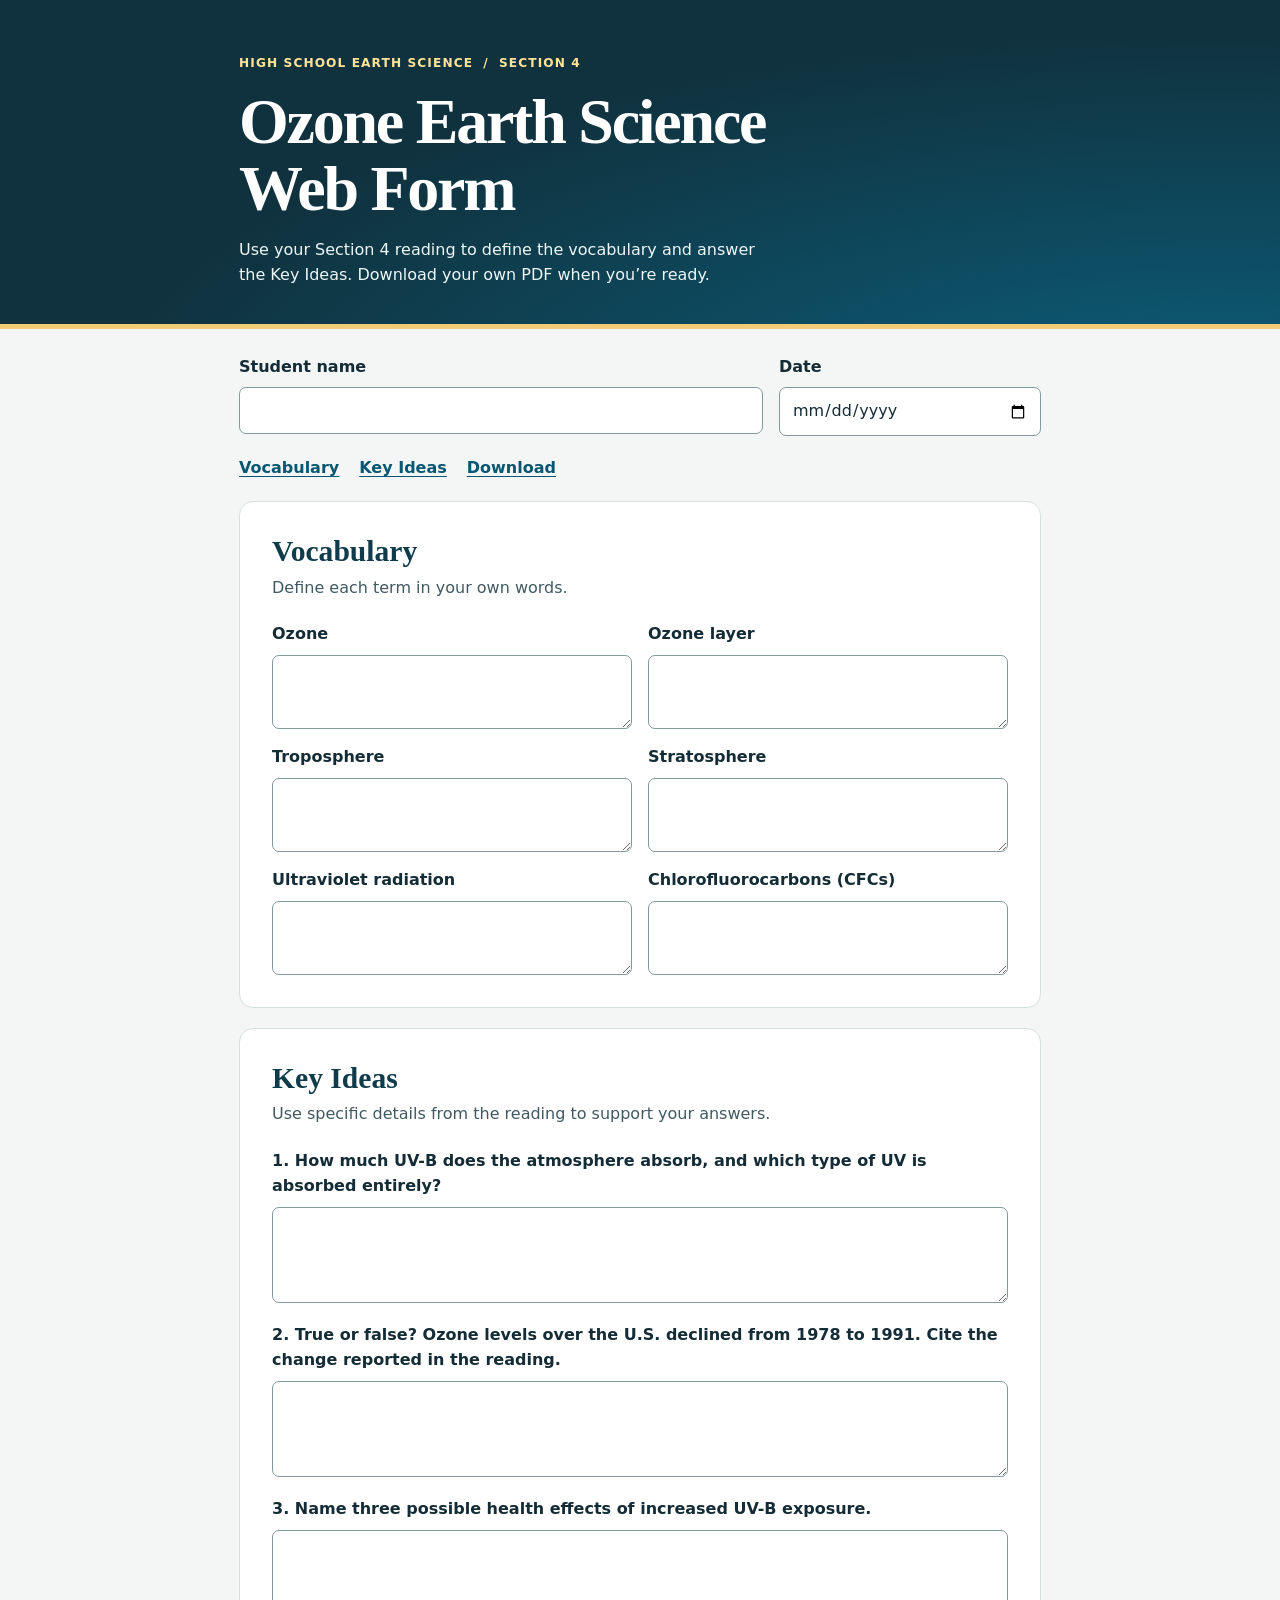
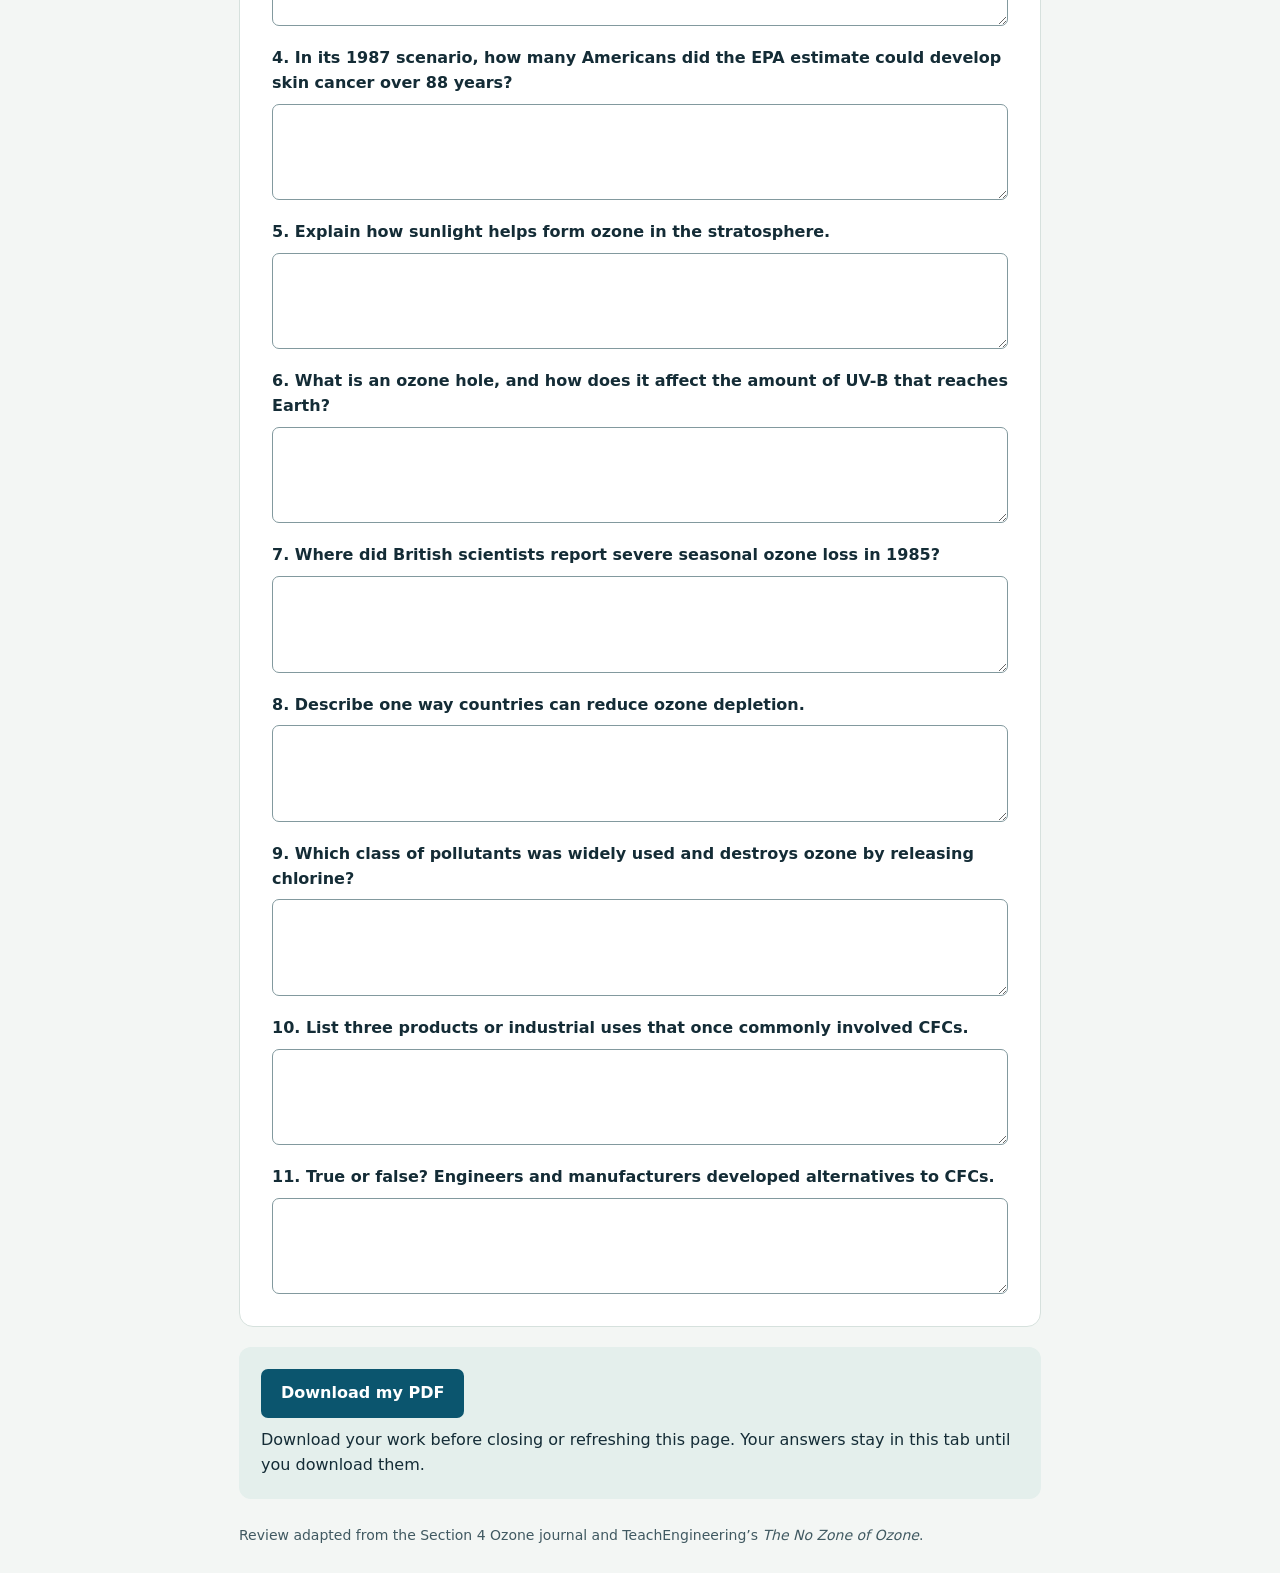
<file: index.html>
<!doctype html>
<html lang="en">
<head>
<meta charset="utf-8">
<meta name="viewport" content="width=device-width, initial-scale=1">
<title>Ozone Earth Science Web Form</title>
<link rel="stylesheet" href="style.css">
<script defer src="pdf-lib.min.js"></script>
<script defer src="review.js"></script>
</head>
<body>
<header class="hero">
  <div class="wrap">
    <p class="course">High School Earth Science <span> / </span> Section 4</p>
    <h1>Ozone Earth Science<br>Web Form</h1>
    <p class="intro">Use your Section 4 reading to define the vocabulary and answer the Key Ideas. Download your own PDF when you’re ready.</p>
  </div>
</header>
<main class="wrap">
  <form id="review">
    <div class="identity">
      <label>Student name <input id="student" maxlength="100" required></label>
      <label>Date <input id="date" type="date"></label>
    </div>
    <nav aria-label="Review sections">
      <a href="#vocabulary">Vocabulary</a>
      <a href="#key-ideas">Key Ideas</a>
      <a href="#export">Download</a>
    </nav>
    <section id="vocabulary" aria-labelledby="vocabulary-title">
      <h2 id="vocabulary-title">Vocabulary</h2>
      <p>Define each term in your own words.</p>
      <div id="terms" class="terms"></div>
    </section>
    <section id="key-ideas" aria-labelledby="key-ideas-title">
      <h2 id="key-ideas-title">Key Ideas</h2>
      <p>Use specific details from the reading to support your answers.</p>
      <div id="questions"></div>
    </section>
    <div id="export" class="export">
      <button type="submit">Download my PDF</button>
      <p>Download your work before closing or refreshing this page. Your answers stay in this tab until you download them.</p>
      <p id="status" role="status" aria-live="polite"></p>
    </div>
  </form>
  <noscript>Enable JavaScript to fill in this review and download your PDF.</noscript>
  <footer>Review adapted from the Section 4 Ozone journal and TeachEngineering’s <cite>The No Zone of Ozone</cite>.</footer>
</main>
</body>
</html>
</file>
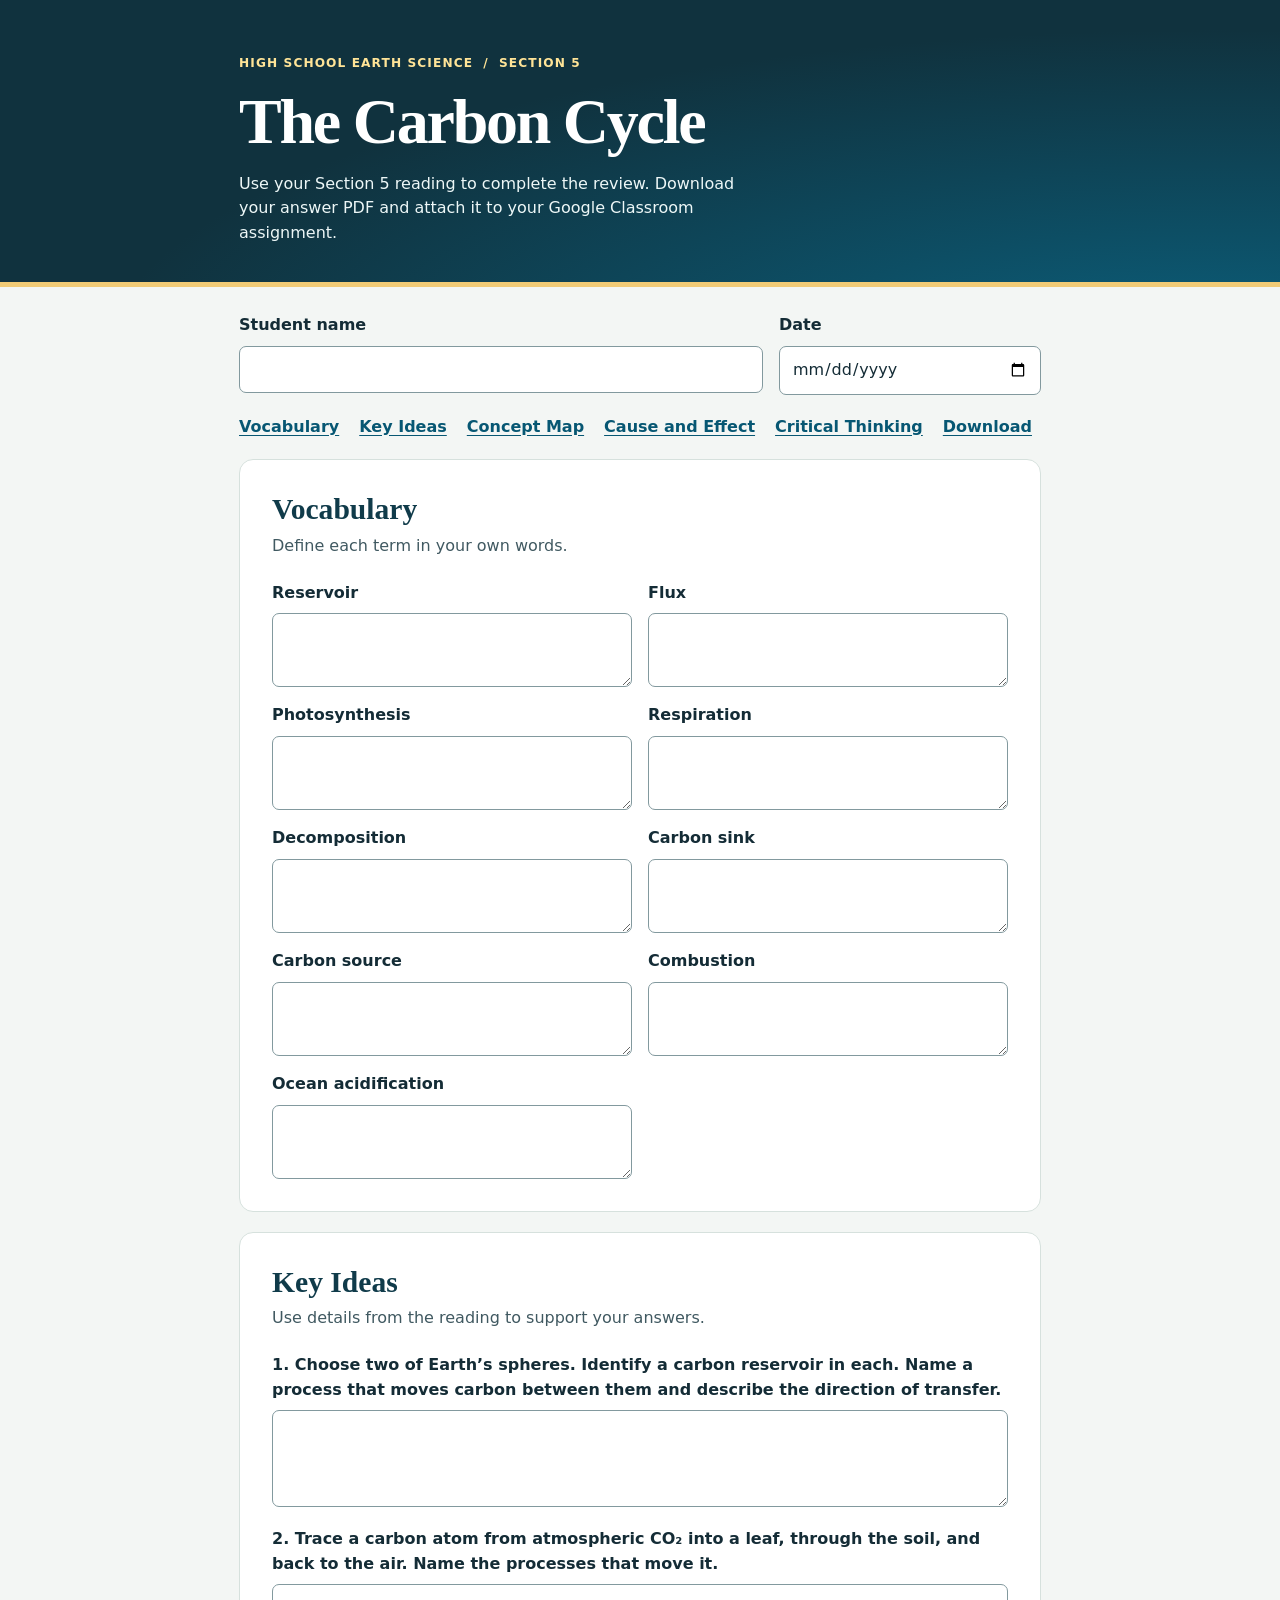
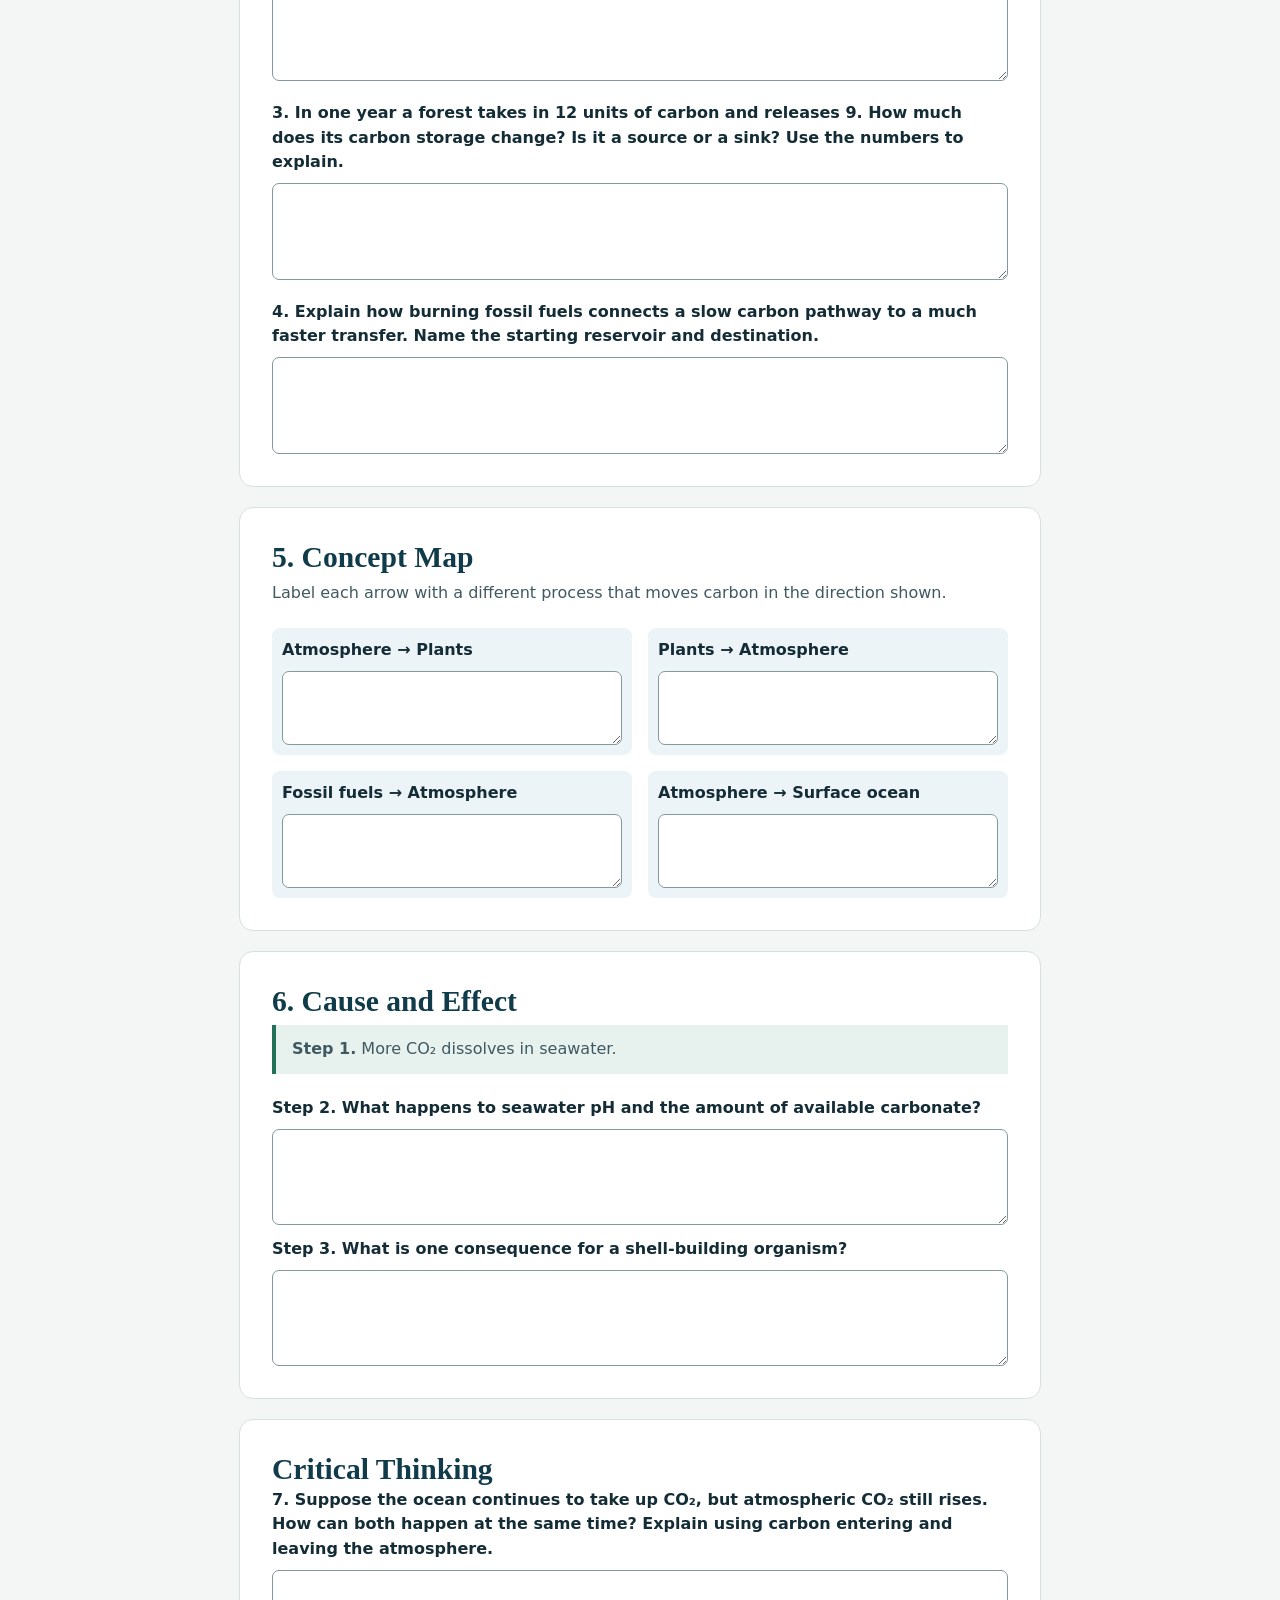
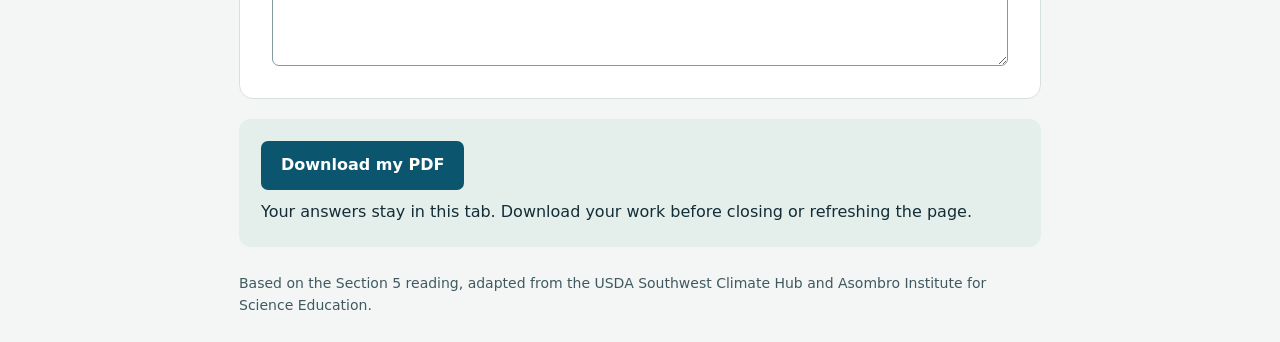
<file: carbon-cycle/index.html>
<!doctype html>
<html lang="en">
<head>
<meta charset="utf-8">
<meta name="viewport" content="width=device-width, initial-scale=1">
<title>Section 5 | The Carbon Cycle Web Form</title>
<style>:root {
  color: #142c36;
  background: #f3f6f4;
  font: 16px/1.55 "DM Sans", system-ui, sans-serif;
}
* { box-sizing: border-box; }
body { margin: 0; }
.wrap { max-width: 850px; margin: auto; padding-inline: 24px; }
.hero {
  color: #fff;
  background: radial-gradient(ellipse at 95% 130%, #0b617e, transparent 65%), #10323e;
  border-bottom: 5px solid #f1cb76;
  padding: 42px 0 36px;
}
.course { color: #ffe497; letter-spacing: .09em; font-size: .76rem; font-weight: 700; text-transform: uppercase; }
.course span { padding-inline: .4em; }
h1 { font: 700 clamp(2.35rem, 7vw, 4rem)/1.04 Georgia, serif; margin: .25em 0; letter-spacing: -.035em; }
.intro { max-width: 520px; color: #edf7f7; margin-bottom: 0; }
form { padding-top: 26px; }
.identity, .terms { display: grid; grid-template-columns: 1fr 1fr; gap: 16px; }
.identity { grid-template-columns: 2fr 1fr; }
label { display: block; font-weight: 650; }
input, textarea {
  width: 100%;
  min-width: 0;
  display: block;
  margin-top: 8px;
  padding: 10px 12px;
  font: inherit;
  font-weight: 400;
  color: inherit;
  background: #fff;
  border: 1px solid #82999e;
  border-radius: 7px;
}
textarea { resize: vertical; min-height: 74px; }
:focus-visible { outline: 3px solid #0b617e; outline-offset: 3px; }
nav { display: flex; flex-wrap: wrap; gap: 8px 20px; padding: 20px 0; }
a { color: #075773; font-weight: 700; text-underline-offset: 3px; }
section { background: #fff; border: 1px solid #d6e1dd; border-radius: 14px; padding: clamp(16px, 4vw, 32px); margin-bottom: 20px; }
h2 { margin: 0; font: 700 1.85rem/1.2 Georgia, serif; color: #103b4a; }
h2 + p { color: #405961; margin: 6px 0 22px; }
#questions label + label { margin-top: 20px; }
.export { background: #e4efec; padding: 22px; border-radius: 12px; }
button { background: #0b556e; color: #fff; border: 0; border-radius: 7px; padding: 12px 20px; font: inherit; font-weight: 750; cursor: pointer; }
button:hover { background: #103b4a; }
button:disabled { opacity: .7; }
.export p { margin: 10px 0 0; }
#status:empty { display: none; }
footer { color: #405961; font-size: .875rem; margin: 26px 0; }
@media (max-width: 560px) {
  .wrap { padding-inline: 16px; }
  .identity, .terms { grid-template-columns: 1fr; }
}

input,textarea{font-size:16px} :focus-visible{outline:3px solid #23699e;outline-offset:3px}
.chain{background:#e7f1ed;padding:12px 16px;border-left:4px solid #217058}
#arrows label{padding:10px;background:#edf4f8;border-radius:8px}
#effects label{margin-top:12px} nav{flex-wrap:wrap}
</style>
<script defer src="../pdf-lib.min.js"></script>
</head>
<body>
<header class="hero"><div class="wrap">
<p class="course">High School Earth Science <span> / </span> Section 5</p>
<h1>The Carbon Cycle</h1>
<p class="intro">Use your Section 5 reading to complete the review. Download your answer PDF and attach it to your Google Classroom assignment.</p>
</div></header>
<main class="wrap">
<form id="review">
<div class="identity">
<label>Student name <input id="student" maxlength="100" required autocomplete="off"></label>
<label>Date <input id="date" type="date"></label>
</div>
<nav aria-label="Review sections">
<a href="#vocabulary">Vocabulary</a><a href="#key-ideas">Key Ideas</a><a href="#concept-map">Concept Map</a><a href="#cause-effect">Cause and Effect</a><a href="#critical-thinking">Critical Thinking</a><a href="#export">Download</a>
</nav>
<section id="vocabulary"><h2>Vocabulary</h2><p>Define each term in your own words.</p><div id="terms" class="terms"></div></section>
<section id="key-ideas"><h2>Key Ideas</h2><p>Use details from the reading to support your answers.</p><div id="questions"></div></section>
<section id="concept-map"><h2>5. Concept Map</h2><p>Label each arrow with a different process that moves carbon in the direction shown.</p><div id="arrows" class="terms"></div></section>
<section id="cause-effect"><h2>6. Cause and Effect</h2><p class="chain"><strong>Step 1.</strong> More CO₂ dissolves in seawater.</p><div id="effects"></div></section>
<section id="critical-thinking"><h2>Critical Thinking</h2><div id="critical"></div></section>
<div class="export" id="export"><button type="submit">Download my PDF</button>
<p>Your answers stay in this tab. Download your work before closing or refreshing the page.</p>
<p id="status" role="status" aria-live="polite"></p></div>
</form>
<noscript>Enable JavaScript to complete the form and download your PDF.</noscript>
<footer>Based on the Section 5 reading, adapted from the USDA Southwest Climate Hub and Asombro Institute for Science Education.</footer>
</main>
<script>const terms = ["Reservoir", "Flux", "Photosynthesis", "Respiration", "Decomposition", "Carbon sink", "Carbon source", "Combustion", "Ocean acidification"];
const questions = [
 "1. Choose two of Earth’s spheres. Identify a carbon reservoir in each. Name a process that moves carbon between them and describe the direction of transfer.",
 "2. Trace a carbon atom from atmospheric CO₂ into a leaf, through the soil, and back to the air. Name the processes that move it.",
 "3. In one year a forest takes in 12 units of carbon and releases 9. How much does its carbon storage change? Is it a source or a sink? Use the numbers to explain.",
 "4. Explain how burning fossil fuels connects a slow carbon pathway to a much faster transfer. Name the starting reservoir and destination."
];
const arrows = ["Atmosphere → Plants", "Plants → Atmosphere", "Fossil fuels → Atmosphere", "Atmosphere → Surface ocean"];
const effects = ["Step 2. What happens to seawater pH and the amount of available carbonate?", "Step 3. What is one consequence for a shell-building organism?"];
const critical = ["7. Suppose the ocean continues to take up CO₂, but atmospheric CO₂ still rises. How can both happen at the same time? Explain using carbon entering and leaving the atmosphere."];
function addFields(container, prompts, numbered) {
  return prompts.map((prompt, index) => {
    const label = document.createElement("label");
    label.textContent = prompt;
    const field = document.createElement("textarea");
    field.rows = numbered ? 3 : 2;
    field.maxLength = numbered ? 2400 : 600;
    label.append(field);
    container.append(label);
    return { prompt: label.firstChild.textContent, field };
  });
}

const groups = [
  { title: "Vocabulary", items: addFields(document.querySelector("#terms"), terms, false) },
  { title: "Key Ideas", items: addFields(document.querySelector("#questions"), questions, true) },
  { title: "Concept Map", items: addFields(document.querySelector("#arrows"), arrows, false) },
  { title: "Cause and Effect", items: addFields(document.querySelector("#effects"), effects, true) },
  { title: "Critical Thinking", items: addFields(document.querySelector("#critical"), critical, true) }
];

function wrapText(text, font, size, width) {
  const lines = [];
  for (const paragraph of text.split("\n")) {
    let line = "";
    for (const word of paragraph.trim().split(/\s+/)) {
      const combined = line ? `${line} ${word}` : word;
      if (font.widthOfTextAtSize(combined, size) <= width) {
        line = combined;
        continue;
      }
      if (line) lines.push(line);
      line = "";
      for (const character of word) {
        if (font.widthOfTextAtSize(line + character, size) > width) {
          lines.push(line);
          line = "";
        }
        line += character;
      }
    }
    lines.push(line);
  }
  return lines;
}

async function makePdf(student, date) {
  const { PDFDocument, StandardFonts, rgb } = PDFLib;
  const pdf = await PDFDocument.create();
  pdf.setTitle("The Carbon Cycle | Student Responses");
  const normal = await pdf.embedFont(StandardFonts.Helvetica);
  const bold = await pdf.embedFont(StandardFonts.HelveticaBold);
  const teal = rgb(.04, .33, .43);
  const ink = rgb(.08, .17, .21);
  const digits = "₀₁₂₃₄₅₆₇₈₉";
  let page;
  let y;

  function normalize(text) {
    return text.replace(/[₀-₉]/g, digit => String(digits.indexOf(digit)))
      .replace(/[→−]/g, symbol => symbol === "→" ? "->" : "-");
  }

  function addPage() {
    page = pdf.addPage([612, 792]);
    y = 742;
    page.drawText("The Carbon Cycle | Student Responses", { x: 48, y, font: bold, size: 19, color: teal });
    y -= 24;
    for (const line of wrapText(normalize(student + (date ? `  |  ${date}` : "")), normal, 11, 516)) {
      page.drawText(line, { x: 48, y, font: normal, size: 11, color: ink });
      y -= 16;
    }
    page.drawLine({ start: { x: 48, y }, end: { x: 564, y }, color: teal, thickness: 1 });
    page.drawText(`Section 5 • High School Earth Science                                      Page ${pdf.getPageCount()}`,
      { x: 48, y: 28, font: normal, size: 9, color: teal });
    y -= 28;
  }

  function drawLines(lines, font, size, color, x) {
    for (const line of lines) {
      if (y < 52) addPage();
      if (line) page.drawText(line, { x, y, font, size, color });
      y -= size + 5;
    }
  }

  addPage();
  for (const group of groups) {
    if (y < 145) addPage();
    drawLines([group.title], bold, 15, teal, 48);
    y -= 6;
    for (const { prompt, field } of group.items) {
      const promptLines = wrapText(normalize(prompt), bold, 11, 516);
      const response = normalize(field.value.trim()) || "[No response]";
      const responseLines = wrapText(response, normal, 11, 502);
      if (y < 52 + 16 * promptLines.length) addPage();
      drawLines(promptLines, bold, 11, ink, 48);
      drawLines(responseLines, normal, 11, ink, 62);
      y -= 10;
    }
  }
  return pdf.save();
}

const form = document.querySelector("#review");
const student = document.querySelector("#student");
const status = document.querySelector("#status");
const button = form.querySelector("button");

form.addEventListener("submit", async event => {
  event.preventDefault();
  const name = student.value.trim();
  if (!name) {
    status.textContent = "Enter your name before downloading.";
    student.focus();
    return;
  }

  button.disabled = true;
  status.textContent = "Preparing your PDF…";
  try {
    const pdf = await makePdf(name, document.querySelector("#date").value);
    const url = URL.createObjectURL(new Blob([pdf], { type: "application/pdf" }));
    const link = document.createElement("a");
    link.href = url;
    link.download = `Carbon_Cycle_${name.replace(/[^\p{L}\p{N}-]+/gu, "_")}.pdf`;
    document.body.append(link);
    link.click();
    link.remove();
    setTimeout(() => URL.revokeObjectURL(url), 30000);
    status.textContent = "Your PDF is ready. Attach it to your Google Classroom assignment.";
  } catch (error) {
    status.textContent = /cannot encode/i.test(error.message)
      ? "One of your entries contains a character the PDF font cannot display. Try removing unusual symbols or emoji and download again."
      : "The PDF could not be created. Keep this tab open and try downloading again.";
  } finally {
    button.disabled = false;
  }
});
</script>
</body>
</html>
</file>
<file: style.css>
:root {
  color: #142c36;
  background: #f3f6f4;
  font: 16px/1.55 "DM Sans", system-ui, sans-serif;
}
* { box-sizing: border-box; }
body { margin: 0; }
.wrap { max-width: 850px; margin: auto; padding-inline: 24px; }
.hero {
  color: #fff;
  background: radial-gradient(ellipse at 95% 130%, #0b617e, transparent 65%), #10323e;
  border-bottom: 5px solid #f1cb76;
  padding: 42px 0 36px;
}
.course { color: #ffe497; letter-spacing: .09em; font-size: .76rem; font-weight: 700; text-transform: uppercase; }
.course span { padding-inline: .4em; }
h1 { font: 700 clamp(2.35rem, 7vw, 4rem)/1.04 Georgia, serif; margin: .25em 0; letter-spacing: -.035em; }
.intro { max-width: 520px; color: #edf7f7; margin-bottom: 0; }
form { padding-top: 26px; }
.identity, .terms { display: grid; grid-template-columns: 1fr 1fr; gap: 16px; }
.identity { grid-template-columns: 2fr 1fr; }
label { display: block; font-weight: 650; }
input, textarea {
  width: 100%;
  min-width: 0;
  display: block;
  margin-top: 8px;
  padding: 10px 12px;
  font: inherit;
  font-weight: 400;
  color: inherit;
  background: #fff;
  border: 1px solid #82999e;
  border-radius: 7px;
}
textarea { resize: vertical; min-height: 74px; }
:focus-visible { outline: 3px solid #0b617e; outline-offset: 3px; }
nav { display: flex; flex-wrap: wrap; gap: 8px 20px; padding: 20px 0; }
a { color: #075773; font-weight: 700; text-underline-offset: 3px; }
section { background: #fff; border: 1px solid #d6e1dd; border-radius: 14px; padding: clamp(16px, 4vw, 32px); margin-bottom: 20px; }
h2 { margin: 0; font: 700 1.85rem/1.2 Georgia, serif; color: #103b4a; }
h2 + p { color: #405961; margin: 6px 0 22px; }
#questions label + label { margin-top: 20px; }
.export { background: #e4efec; padding: 22px; border-radius: 12px; }
button { background: #0b556e; color: #fff; border: 0; border-radius: 7px; padding: 12px 20px; font: inherit; font-weight: 750; cursor: pointer; }
button:hover { background: #103b4a; }
button:disabled { opacity: .7; }
.export p { margin: 10px 0 0; }
#status:empty { display: none; }
footer { color: #405961; font-size: .875rem; margin: 26px 0; }
@media (max-width: 560px) {
  .wrap { padding-inline: 16px; }
  .identity, .terms { grid-template-columns: 1fr; }
}
</file>
